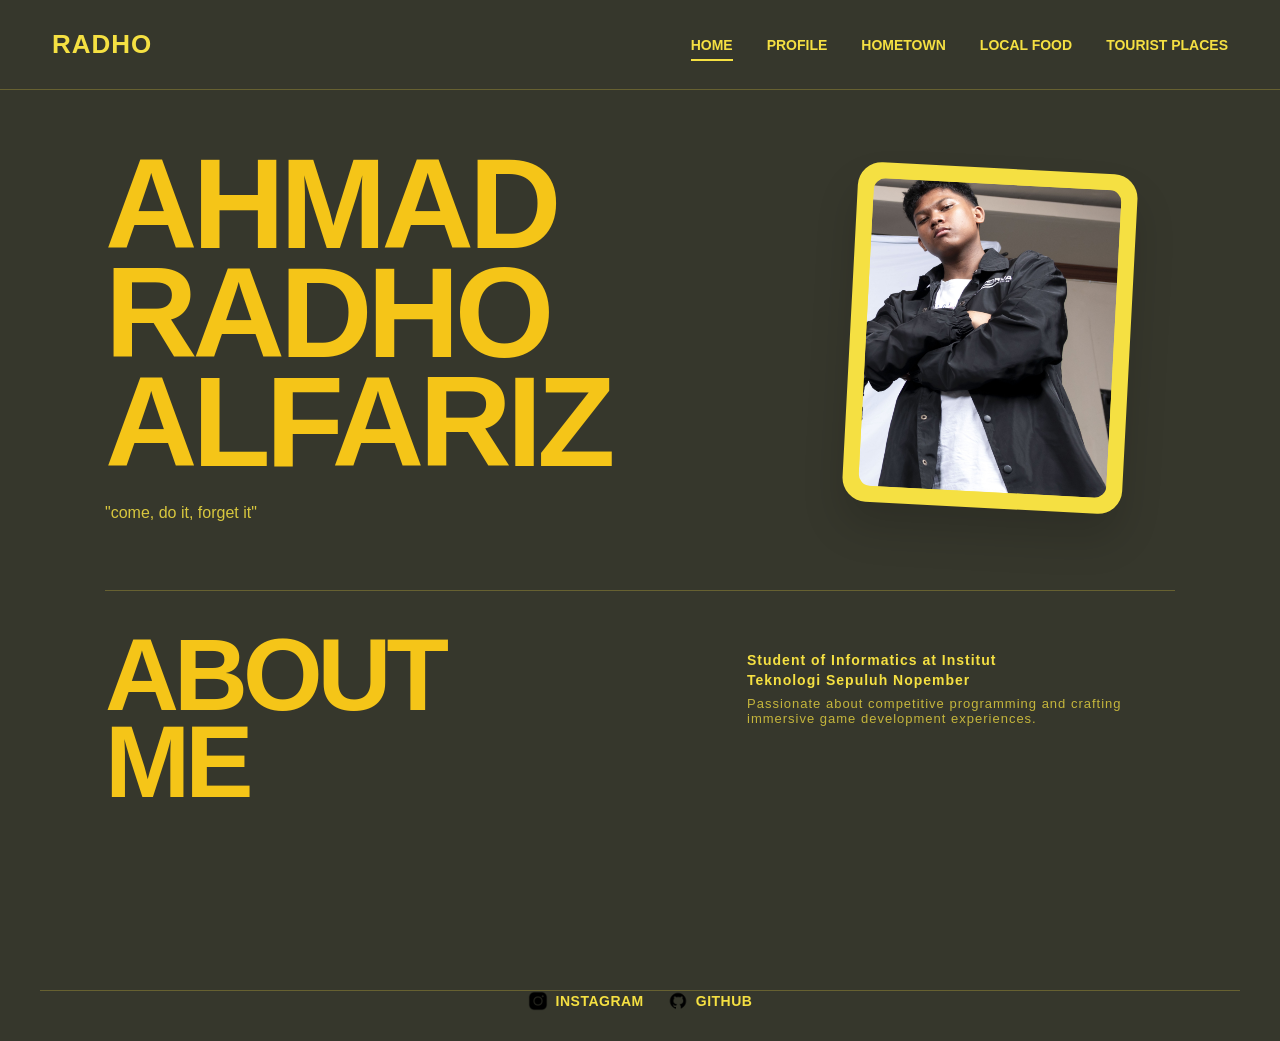
<file: PWeb/Quiz1/index.html>
<!DOCTYPE html>
<html lang="en">
<head>
    <meta charset="UTF-8">
    <meta name="viewport" content="width=device-width, initial-scale=1.0">
    <title>Homepage - Ahmad Radho Alfariz</title>
    <link rel="stylesheet" href="style.css">
</head>
<body>
    <header>
        <a href="index.html" class="logo">RADHO</a>
        <nav>
            <a href="index.html" class="active">HOME</a>
            <a href="profile/index.html">PROFILE</a>
            <a href="hometown/index.html">HOMETOWN</a>
            <a href="food/index.html">LOCAL FOOD</a>
            <a href="tourist/index.html">TOURIST PLACES</a>
        </nav>
    </header>
    <main>
        <section class="hero">
            <div class="hero-left">
                <h1 class="editorial-title">
                    AHMAD<br>RADHO<br>ALFARIZ
                </h1>
                <p class="hero-description">
                    "come, do it, forget it"
                </p>
            </div>
            <div class="hero-right">
                <div class="hero-image">
                    <img src="assets/radho-2.jpg" alt="Ahmad Radho Alfariz">
                </div>
            </div>
        </section>
        <div class="section-line"></div>
        <section class="about-section">
            <div>
                <h2 class="editorial-title">
                    ABOUT<br>ME
                </h2>
            </div>
            <div class="about-text">
                <h3>
                    Student of Informatics at Institut Teknologi Sepuluh Nopember
                </h3>
                <p>
                    Passionate about competitive programming and crafting immersive game development experiences.
                </p>
            </div>
        </section>
    </main>
    <footer>
    <div class="section-line"></div>
        <div class="contact-header">
            <div class="contact-links">
                <a href="https://www.instagram.com/rlmian?utm_source=qr&stkn=NGRvZHA3dWRhOGU2" class="social-link-inline" target="_blank">
                    <img src="assets/instagram.png" alt="Instagram">
                    <span>Instagram</span>
                </a>
                <a href="https://github.com/ahmadradhoa/" class="social-link-inline" target="_blank">
                    <img src="assets/github.png" alt="GitHub">
                    <span>GitHub</span>
                </a>
            </div>
        </div>
    </footer>
</body>
</html>
</file>
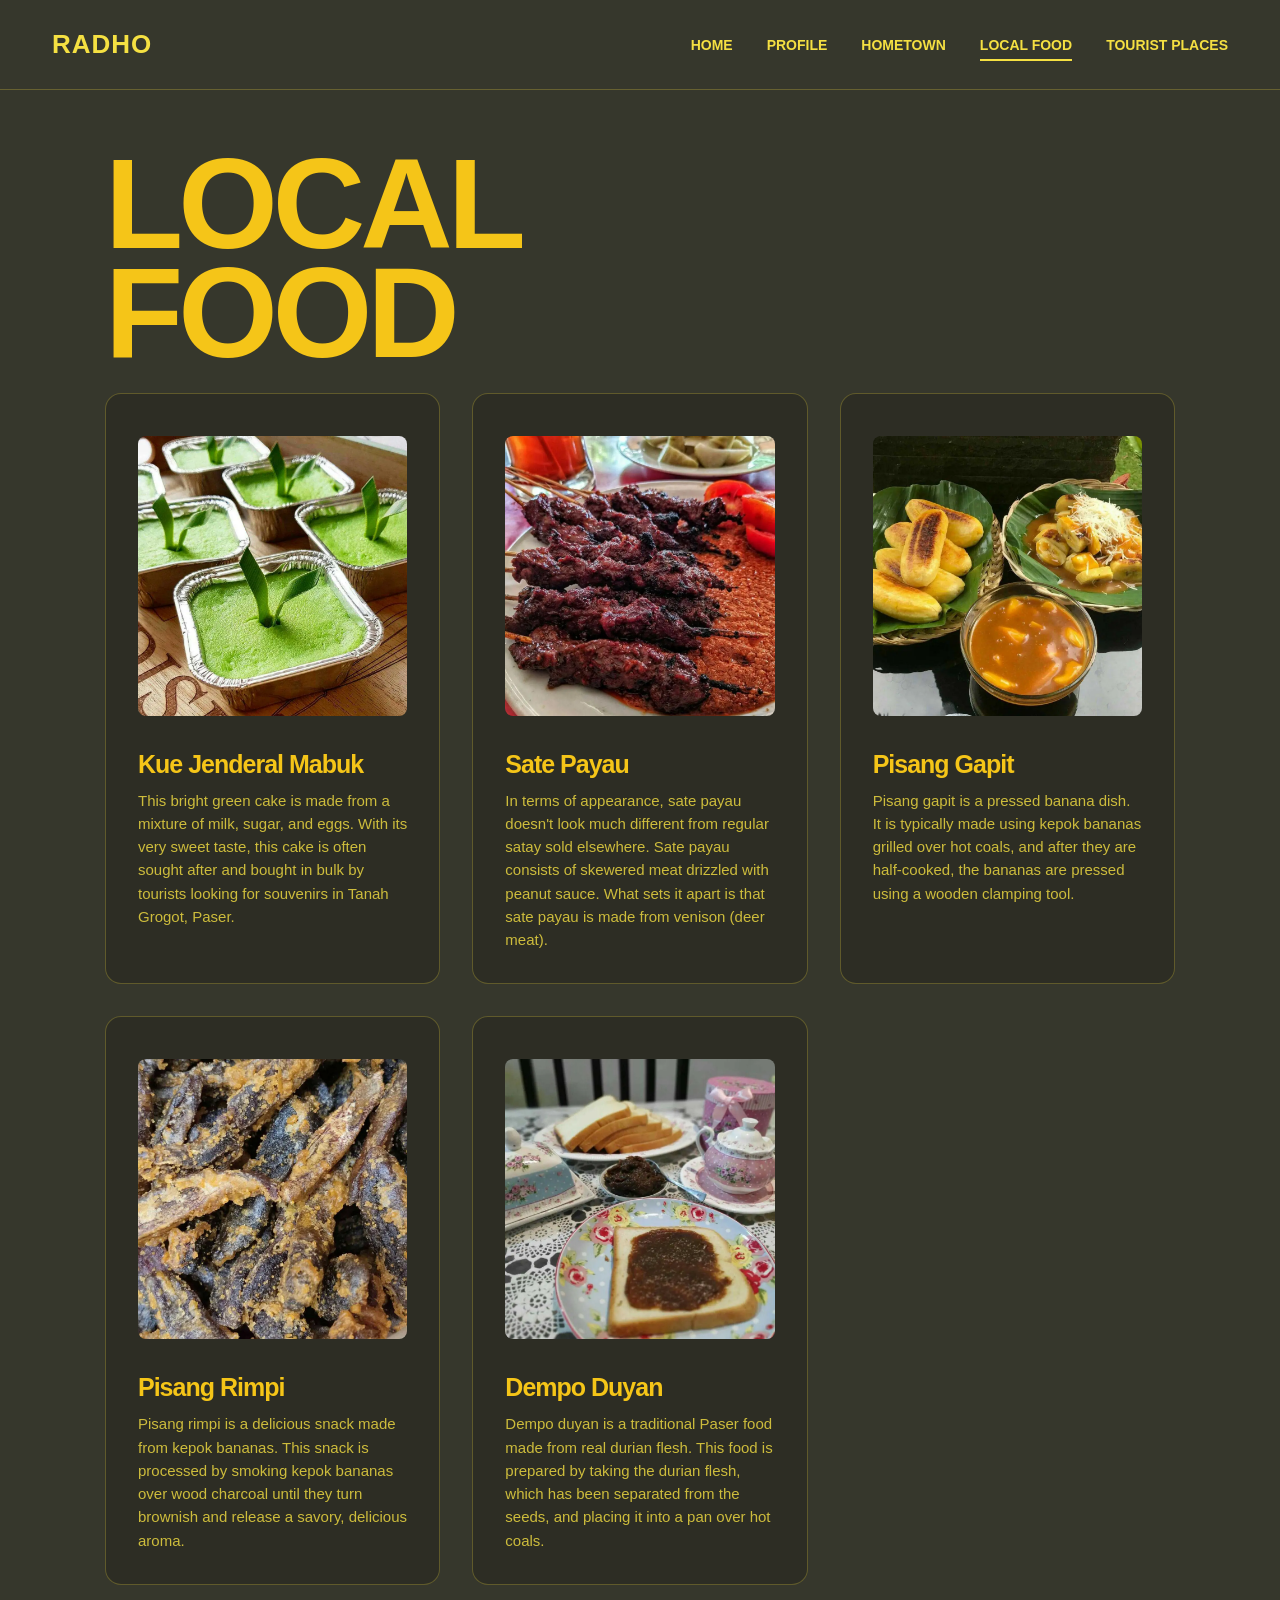
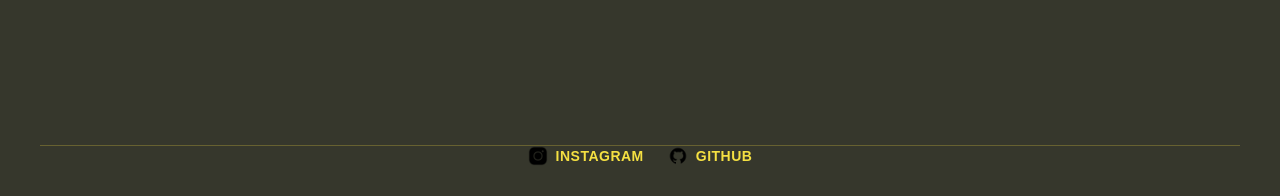
<file: PWeb/Quiz1/food/index.html>
<!DOCTYPE html>
<html lang="en">
<head>
    <meta charset="UTF-8">
    <meta name="viewport" content="width=device-width, initial-scale=1.0">
    <title>Local Food</title>
    <link rel="stylesheet" href="../style.css">
</head>
<body>
    <header>
        <a href="../index.html" class="logo">RADHO</a>
        <nav>
            <a href="../index.html">Home</a>
            <a href="../profile/index.html">Profile</a>
            <a href="../hometown/index.html">Hometown</a>
            <a href="index.html" class="active">Local Food</a>
            <a href="../tourist/index.html">Tourist Places</a>
        </nav>
    </header>
    <main>
        <section class="food-section">
            <h1 class="editorial-title">Local<br>Food</h1>
            <div class="card-grid">
                <div class="editorial-card">
                    <div class="food-image">
                        <img src="../assets/Kue-Jendral-Mabuk.png" alt="Kue Jenderal Mabuk" class="food-img-tall">
                    </div>
                    <div class="food-content">
                        <h3 class="card-title">Kue Jenderal Mabuk</h3>
                        <p class="card-desc">
                            This bright green cake is made from a mixture of milk, sugar, and eggs. With its very sweet taste, this cake is often sought after and bought in bulk by tourists looking for souvenirs in Tanah Grogot, Paser.
                        </p>
                    </div>
                </div>
                <div class="editorial-card">
                    <div class="food-image">
                        <img src="../assets/sate-payau.png" alt="Sate Payau" class="food-img-tall">
                    </div>
                    <div class="food-content">
                        <h3 class="card-title">Sate Payau</h3>
                        <p class="card-desc">
                            In terms of appearance, sate payau doesn't look much different from regular satay sold elsewhere. Sate payau consists of skewered meat drizzled with peanut sauce. What sets it apart is that sate payau is made from venison (deer meat).
                        </p>
                    </div>
                </div>
                <div class="editorial-card">
                    <div class="food-image">
                        <img src="../assets/pisang-gapit.png" alt="pisang-gapit" class="food-img-tall">
                    </div>
                    <div class="food-content">
                        <h3 class="card-title">Pisang Gapit</h3>
                        <p class="card-desc">
                            Pisang gapit is a pressed banana dish. It is typically made using kepok bananas grilled over hot coals, and after they are half-cooked, the bananas are pressed using a wooden clamping tool.
                        </p>
                    </div>
                </div>
                <div class="editorial-card">
                    <div class="food-image">
                        <img src="../assets/pisang-rimpi.png" alt="pisang-rimpi" class="food-img-tall">
                    </div>
                    <div class="food-content">
                        <h3 class="card-title">Pisang Rimpi</h3>
                        <p class="card-desc">
                            Pisang rimpi is a delicious snack made from kepok bananas. This snack is processed by smoking kepok bananas over wood charcoal until they turn brownish and release a savory, delicious aroma.
                        </p>
                    </div>
                </div>
                <div class="editorial-card">
                    <div class="food-image">
                        <img src="../assets/dempo-duyan.png" alt="dempo duyan" class="food-img-tall">
                    </div>
                    <div class="food-content">
                        <h3 class="card-title">Dempo Duyan</h3>
                        <p class="card-desc">
                            Dempo duyan is a traditional Paser food made from real durian flesh. This food is prepared by taking the durian flesh, which has been separated from the seeds, and placing it into a pan over hot coals.
                        </p>
                    </div>
                </div>
            </div>
        </section>
    </main>
    <footer>
        <div class="section-line"></div>
        <div class="contact-header">
            <div class="contact-links">
                <a href="https://www.instagram.com/rlmian?utm_source=qr&stkn=NGRvZHA3dWRhOGU2" class="social-link-inline" target="_blank">
                    <img src="../assets/instagram.png" alt="Instagram">
                    <span>Instagram</span>
                </a>
                <a href="https://github.com/ahmadradhoa/" class="social-link-inline" target="_blank">
                    <img src="../assets/github.png" alt="GitHub">
                    <span>GitHub</span>
                </a>
            </div>
        </div>
    </footer>
</body>
</html>
</file>
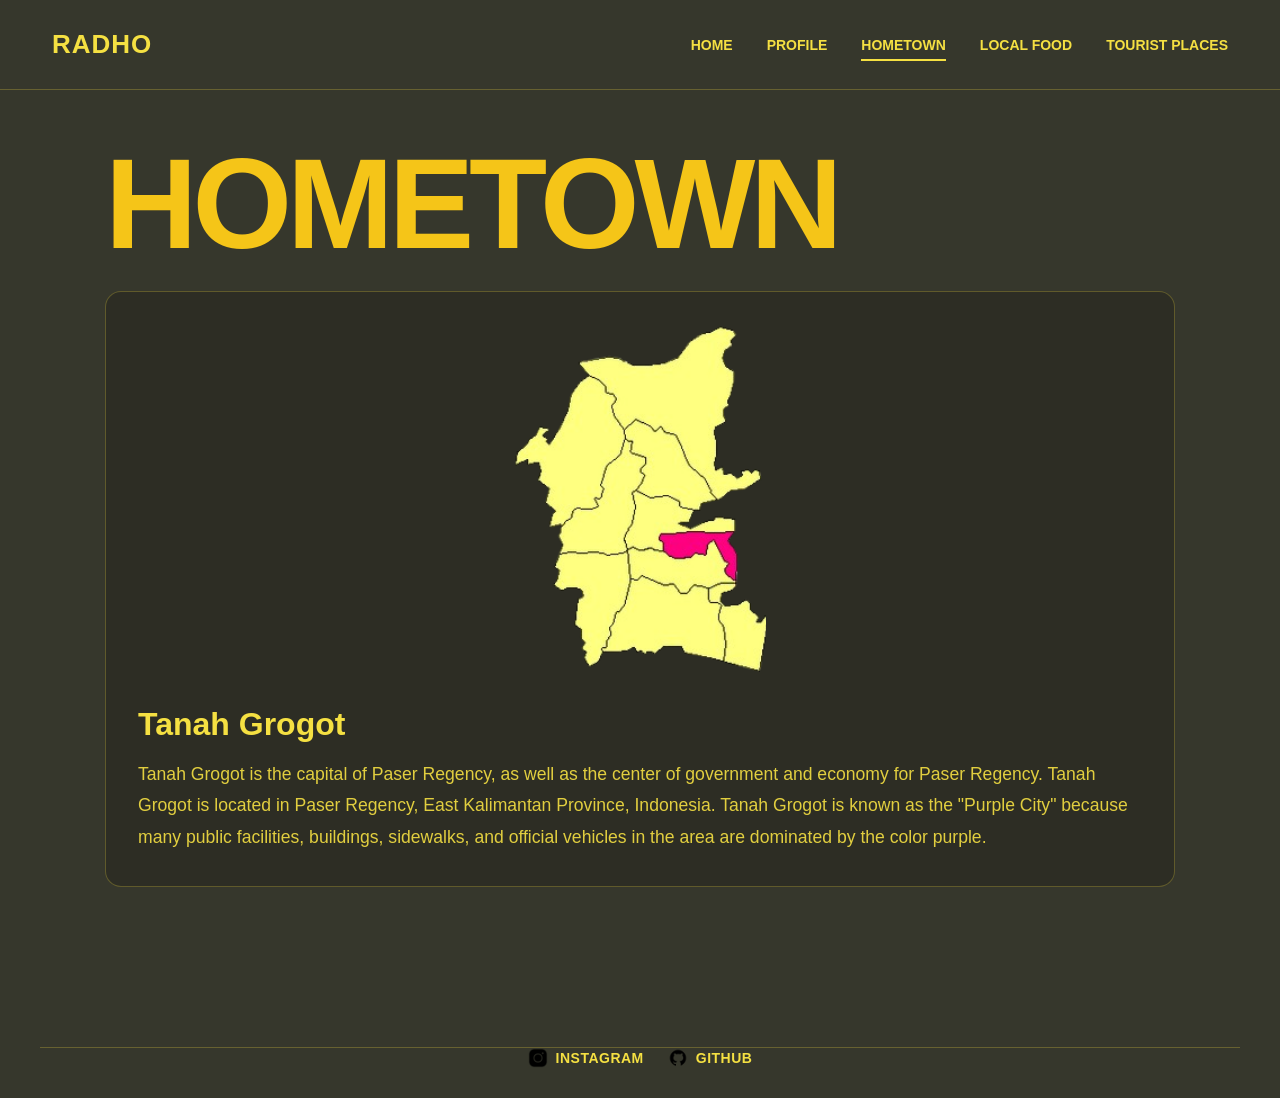
<file: PWeb/Quiz1/hometown/index.html>
<!DOCTYPE html>
<html lang="en">
<head>
    <meta charset="UTF-8">
    <meta name="viewport" content="width=device-width, initial-scale=1.0">
    <title>Hometown</title>
    <link rel="stylesheet" href="../style.css">
</head>
<body>
    <header>
        <a href="../index.html" class="logo">RADHO</a>
        <nav>
            <a href="../index.html">Home</a>
            <a href="../profile/index.html">Profile</a>
            <a href="index.html" class="active">Hometown</a>
            <a href="../food/index.html">Local Food</a>
            <a href="../tourist/index.html">Tourist Places</a>
        </nav>
    </header>
    <main> 
        <section class="hometown-section">
            <h1 class="editorial-title">
                Hometown
            </h1>
            <div class="hometown-card editorial-card">
                <div class="hometown-image">
                    <img src="../assets/tanah-grogot.png" alt="Tanah Grogot">
                </div>
                <div class="hometown-content">
                    <h2>
                        Tanah Grogot
                    </h2>
                    <p>
                        Tanah Grogot is the capital of Paser Regency, as well as the center of government and economy for Paser Regency. Tanah Grogot is located in Paser Regency, East Kalimantan Province, Indonesia. Tanah Grogot is known as the "Purple City" because many public facilities, buildings, sidewalks, and official vehicles in the area are dominated by the color purple.
                    </p>
                </div>
            </div>
        </section>
    </main>
    <footer>
                <div class="section-line"></div>
        <div class="contact-header">
            <div class="contact-links">
                <a href="https://www.instagram.com/rlmian?utm_source=qr&stkn=NGRvZHA3dWRhOGU2" class="social-link-inline" target="_blank">
                    <img src="../assets/instagram.png" alt="Instagram">
                    <span>Instagram</span>
                </a>
                <a href="https://github.com/ahmadradhoa/" class="social-link-inline" target="_blank">
                    <img src="../assets/github.png" alt="GitHub">
                    <span>GitHub</span>
                </a>
            </div>
        </div>
    </footer>
</body>
</html>
</file>
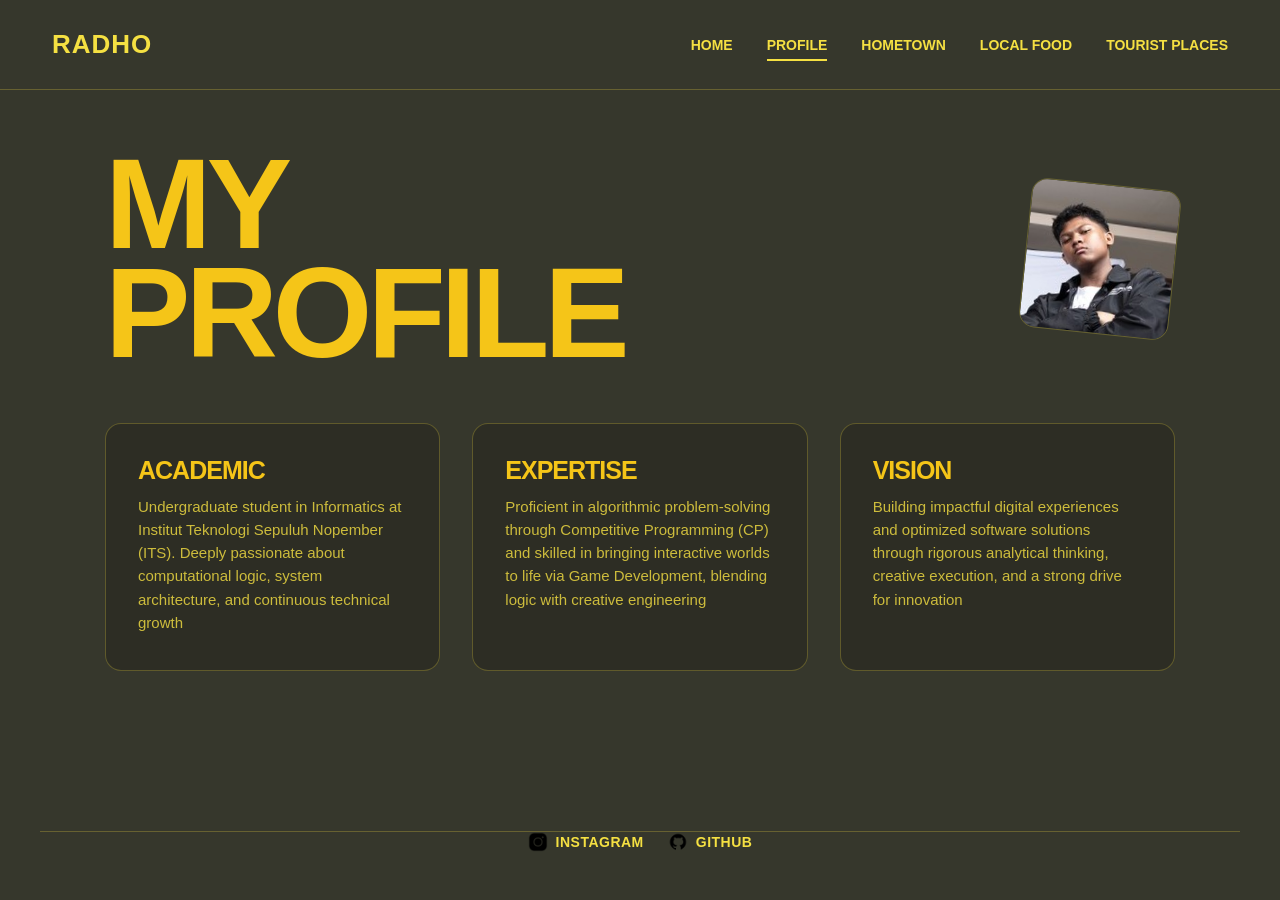
<file: PWeb/Quiz1/profile/index.html>
<!DOCTYPE html>
<html lang="en">
<head>
    <meta charset="UTF-8">
    <meta name="viewport" content="width=device-width, initial-scale=1.0">
    <title>Profile</title>
    <link rel="stylesheet" href="../style.css">
</head>
<body>
    <header>
        <a href="../index.html" class="logo">RADHO</a>
        <nav>
            <a href="../index.html">Home</a>
            <a href="index.html" class="active">Profile</a>
            <a href="../hometown/index.html">Hometown</a>
            <a href="../food/index.html">Local Food</a>
            <a href="../tourist/index.html">Tourist Places</a>
        </nav>
    </header>
    <main>
        <section class="profile-section">
            <div class="profile-header-container">
                <div class="profile-title-wrapper">
                    <h1 class="editorial-title">MY<br>PROFILE</h1>
                </div>
                <div class="profile-photo">
                    <img src="../assets/radho.jpg" alt="Ahmad Radho Alfariz">
                </div>
            </div>
            <div class="card-grid">
                <div class="editorial-card">
                    <h3>
                        ACADEMIC
                    </h3>
                    <p>
                        Undergraduate student in Informatics at Institut Teknologi Sepuluh Nopember (ITS). Deeply passionate about computational logic, system architecture, and continuous technical growth
                    </p>
                </div>
                <div class="editorial-card">
                    <h3>
                        EXPERTISE
                    </h3>
                    <p>
                        Proficient in algorithmic problem-solving through Competitive Programming (CP) and skilled in bringing interactive worlds to life via Game Development, blending logic with creative engineering
                    </p>
                </div>
                <div class="editorial-card">
                    <h3>
                        VISION
                    </h3>
                    <p>
                        Building impactful digital experiences and optimized software solutions through rigorous analytical thinking, creative execution, and a strong drive for innovation
                    </p>
                </div>
            </div>
        </section>
    </main>
    <footer>
        <div class="section-line"></div>
        <div class="contact-header">
            <div class="contact-links">
                <a href="https://www.instagram.com/rlmian?utm_source=qr&stkn=NGRvZHA3dWRhOGU2" class="social-link-inline" target="_blank">
                    <img src="../assets/instagram.png" alt="Instagram">
                    <span>Instagram</span>
                </a>
                <a href="https://github.com/ahmadradhoa/" class="social-link-inline" target="_blank">
                    <img src="../assets/github.png" alt="GitHub">
                    <span>GitHub</span>
                </a>
            </div>
        </div>
    </footer>
</body>
</html>
</file>
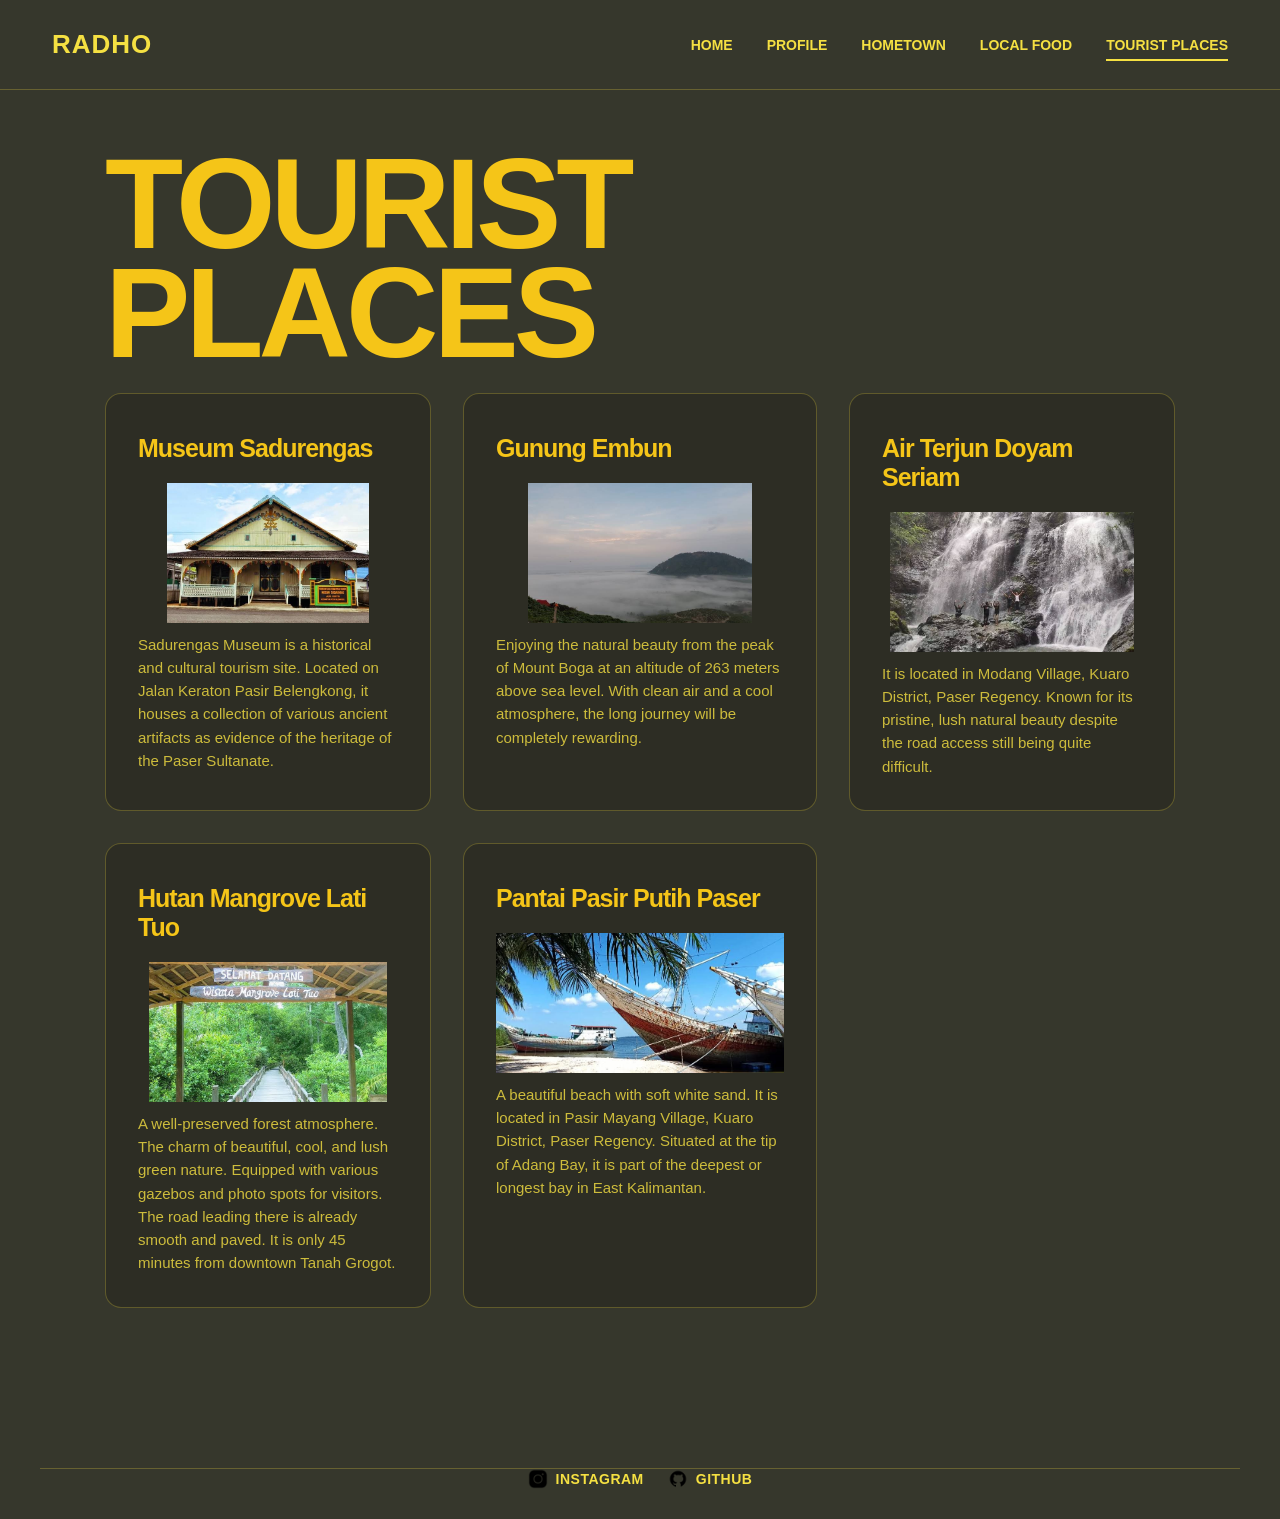
<file: PWeb/Quiz1/tourist/index.html>
<!DOCTYPE html>
<html lang="en">
<head>
    <meta charset="UTF-8">
    <meta name="viewport" content="width=device-width, initial-scale=1.0">
    <title>Tourist Places</title>
    <link rel="stylesheet" href="../style.css">
</head>
<body>
    <header>
        <a href="../index.html" class="logo">RADHO</a>
        <nav>
            <a href="../index.html">Home</a>
            <a href="../profile/index.html">Profile</a>
            <a href="../hometown/index.html">Hometown</a>
            <a href="../food/index.html">Local Food</a>
            <a href="index.html" class="active">Tourist Places</a>
        </nav>
    </header>
    <main>
        <section class="tourist-section">
            <h1 class="editorial-title">Tourist<br>Places</h1>
            
            <div class="card-grid">
                <div class="editorial-card">
                    <h3 class="card-title">Museum Sadurengas</h3>
                    <div class="destination-image">
                        <img src="../assets/museum.jpeg" alt="Museum Sadurengas" class="destination-img-tall">
                    </div>
                    <p class="card-desc">
                        Sadurengas Museum is a historical and cultural tourism site. Located on Jalan Keraton Pasir Belengkong, it houses a collection of various ancient artifacts as evidence of the heritage of the Paser Sultanate.
                    </p>
                </div>
                <div class="editorial-card">
                    <h3 class="card-title">Gunung Embun</h3>
                    <div class="destination-image">
                        <img src="../assets/gunung-embun.png" alt="Gunung Embun" class="destination-img-tall">
                    </div>
                    <p class="card-desc">
                        Enjoying the natural beauty from the peak of Mount Boga at an altitude of 263 meters above sea level. With clean air and a cool atmosphere, the long journey will be completely rewarding.
                    </p>
                </div>
                <div class="editorial-card">
                    <h3 class="card-title">Air Terjun Doyam Seriam</h3>
                    <div class="destination-image">
                        <img src="../assets/doyam.png" alt="Air Terjun Doyam Seriam" class="destination-img-tall">
                    </div>
                    <p class="card-desc">
                        It is located in Modang Village, Kuaro District, Paser Regency. Known for its pristine, lush natural beauty despite the road access still being quite difficult.
                    </p>
                </div>
                <div class="editorial-card">
                    <h3 class="card-title">Hutan Mangrove Lati Tuo</h3>
                    <div class="destination-image">
                        <img src="../assets/hutan.png" alt="Hutan Mangrove Lati Tuo" class="destination-img-tall">
                    </div>
                    <p class="card-desc">
                        A well-preserved forest atmosphere. The charm of beautiful, cool, and lush green nature. Equipped with various gazebos and photo spots for visitors. The road leading there is already smooth and paved. It is only 45 minutes from downtown Tanah Grogot.
                    </p>
                </div>
                <div class="editorial-card">
                    <h3 class="card-title">Pantai Pasir Putih Paser</h3>
                    <div class="destination-image">
                        <img src="../assets/pantai.png" alt="Pantai Pasir Putih Paser" class="destination-img-tall">
                    </div>
                    <p class="card-desc">
                        A beautiful beach with soft white sand. It is located in Pasir Mayang Village, Kuaro District, Paser Regency. Situated at the tip of Adang Bay, it is part of the deepest or longest bay in East Kalimantan.
                    </p>
                </div>
            </div>
        </section>
    </main>
    <footer>
        <div class="section-line"></div>
        <div class="contact-header">
            <div class="contact-links">
                <a href="https://www.instagram.com/rlmian?utm_source=qr&stkn=NGRvZHA3dWRhOGU2" class="social-link-inline" target="_blank">
                    <img src="../assets/instagram.png" alt="Instagram">
                    <span>Instagram</span>
                </a>
                <a href="https://github.com/ahmadradhoa/" class="social-link-inline" target="_blank">
                    <img src="../assets/github.png" alt="GitHub">
                    <span>GitHub</span>
                </a>
            </div>
        </div>
    </footer>
</body>
</html>
</file>
<file: PWeb/Quiz1/style.css>
* {
    margin: 0;
    padding: 0;
    box-sizing: border-box;
}

body {
    background: #36372c;
    color: #f5e042;
    font-family: Arial, Helvetica, sans-serif;
}

header {
    height: 90px;
    padding: 0 52px;
    display: flex;
    align-items: center;
    justify-content: space-between;
    border-bottom: 1px solid rgba(245, 224, 66, 0.25);
}

.logo {
    color: #f5e042;
    text-decoration: none;
    font-size: 26px;
    font-weight: 900;
    letter-spacing: 1px;
}

nav {
    display: flex;
    align-items: center;
    gap: 34px;
}

nav a {
    color: #f5e042;
    text-decoration: none;
    font-size: 14px;
    font-weight: 700;
    text-transform: uppercase;
    position: relative;
}

nav a:hover {
    opacity: 0.7;
}

nav a.active::after {
    content: "";
    position: absolute;
    left: 0;
    right: 0;
    bottom: -8px;
    height: 2px;
    background: #f5e042;
}

.explore-btn {
    background: #f5c518;
    color: #25261f;
    text-decoration: none;
    padding: 12px 22px;
    border-radius: 30px;
    font-size: 12px;
    font-weight: 800;
    letter-spacing: 1px;
    display: flex;
    align-items: center;
    gap: 10px;
}

.explore-btn span {
    font-size: 18px;
}

main {
    max-width: 1150px;
    margin: 0 auto;
    padding: 60px 40px;
}

.hero {
    display: grid;
    grid-template-columns: 1.7fr 1fr;
    gap: 70px;
    align-items: center;
    min-height: 370px;
}

.editorial-title {
    font-size: clamp(5rem, 10vw, 9rem);
    line-height: 0.85;
    font-weight: 900;
    letter-spacing: -5px;
    text-transform: uppercase;
    color: #f5c518;
    margin-bottom: 25px;
}

.hero-description {
    max-width: 430px;
    color: rgba(245, 224, 66, 0.85);
    font-size: 16px;
    line-height: 1.5;
    font-weight: 400;
}

.hero-right {
    display: flex;
    justify-content: center;
    align-items: center;
}

.hero-image {
    width: 280px;
    height: 340px;
    background: #f5e042;
    border-radius: 24px;
    padding: 16px;
    display: flex;
    align-items: center;
    justify-content: center;
    transform: rotate(3deg);
    box-shadow: 0 25px 40px rgba(0, 0, 0, 0.15);
    overflow: hidden;
}

.hero-image img {
    width: 100%;
    height: 100%;
    object-fit: cover;
    border-radius: 12px;
    display: block;
}

.hero-image span {
    color: #222;
    font-size: 42px;
    font-weight: 700;
    transform: rotate(-3deg);
}

.section-line {
    margin-top: 65px;
    border-top: 1px solid rgba(245, 224, 66, 0.25);
}

.about-section {
    margin-top: 40px;
    display: grid;
    grid-template-columns: 1.5fr 1fr;
    align-items: start;
}

.about-section .editorial-title {
    font-size: clamp(4rem, 8vw, 7rem);
}

.about-text {
    padding-top: 20px;
}

.about-text h3 {
    font-size: 14px;
    line-height: 1.4;
    letter-spacing: 1px;
    max-width: 300px;
}

.about-text p {
    margin-top: 5px;
    font-size: 13px;
    letter-spacing: 1px;
    color: rgba(245, 224, 66, 0.75);
}

@media (max-width: 900px) {
    header {
        padding: 0 25px;
    }
    nav {
        gap: 15px;
    }
    nav a {
        font-size: 11px;
    }
    .hero {
        grid-template-columns: 1fr;
    }
    .hero-right {
        justify-content: flex-start;
    }
    .hero-image {
        width: 280px;
        height: 280px;
    }
    .about-section {
        grid-template-columns: 1fr;
    }
}

@media (max-width: 600px) {
    header {
        height: auto;
        padding: 25px;
        flex-direction: column;
        gap: 20px;
    }
    nav {
        flex-wrap: wrap;
        justify-content: center;
    }
    main {
        padding: 40px 25px;
    }
    .review-badge {
        font-size: 10px;
    }
    .editorial-title {
        font-size: 4.5rem;
    }
}

footer {
    margin-top: 100px;
    padding: 0 40px 30px;
}

.contact-header {
    display: flex;
    align-items: center;
    justify-content: center;
    flex-wrap: wrap;
    gap: 20px;
}

.contact-links {
    display: flex;
    flex-direction: row;
    align-items: center;
    gap: 24px;
    background: transparent;
    border: none;
}

.social-link-inline {
    display: flex;
    align-items: center;
    gap: 8px;
    text-decoration: none;
    color: #f5e042;
    transition: 0.2s ease;
}

.social-link-inline img {
    width: 20px;
    height: 20px;
    object-fit: contain;
    transition: transform 0.2s ease;
}

.social-link-inline span {
    font-size: 14px;
    font-weight: 700;
    text-transform: uppercase;
    letter-spacing: 0.5px;
}

.social-link-inline:hover {
    color: #fff;
    opacity: 0.85;
}

.social-link-inline:hover img {
    transform: scale(1.1);
}

.contact-link:first-child {
    border-top: 1px solid rgba(245, 224, 66, 0.2);
}

.contact-link span:last-child {
    font-size: 24px;
    transition: transform 0.2s;
}

.contact-link:hover {
    padding-left: 10px;
}

.contact-link:hover span:last-child {
    transform: translate(5px, -5px);
}

.footer-bottom {
    max-width: 1150px;
    margin: 25px auto 0;
    display: flex;
    justify-content: space-between;
    color: rgba(245, 224, 66, 0.55);
    font-size: 11px;
    letter-spacing: 1px;
}

.profile-section {
    width: 100%;
}

.profile-title {
    margin-bottom: 55px;
}

.card-grid {
    display: grid;
    grid-template-columns: repeat(3, 1fr);
    gap: 32px;
}

.profile-header-container {
    display: flex;
    justify-content: space-between;
    align-items: center;
    margin-bottom: 55px;
    flex-wrap: wrap;
    gap: 30px;
}

.profile-header-container .editorial-title {
    margin-bottom: 0;
}

.profile-photo {
    width: 150px;
    height: 150px;
    border-radius: 16px;
    overflow: hidden;
    border: 1px solid rgba(245, 224, 66, 0.25);
    flex-shrink: 0;
    transform: rotate(6deg);
    transition: transform 0.3s ease;
}

.profile-photo:hover {
    transform: rotate(0deg) scale(1.05); 
}

.profile-photo img {
    width: 100%;
    height: 100%;
    object-fit: cover;
    display: block;
}

.editorial-card {
    min-height: 248px;
    padding: 32px;
    background: rgba(30, 31, 25, 0.35);
    border: 1px solid rgba(245, 224, 66, 0.25);
    border-radius: 16px;
    display: flex;
    flex-direction: column;
    transition: 0.25s ease;
}

.editorial-card:hover {
    transform: translateY(-5px);
    border-color: rgba(245, 224, 66, 0.55);
    background: rgba(30, 31, 25, 0.5);
}

.card-icon {
    width: 34px;
    height: 34px;
    margin-bottom: 22px;
    display: flex;
    align-items: center;
    justify-content: center;
    color: #f5c518;
    font-size: 27px;
    font-weight: 900;
}

.editorial-card h3 {
    margin-bottom: 10px;
    color: #f5c518;
    font-size: 25px;
    font-weight: 900;
    letter-spacing: -1px;
}

.editorial-card p {
    color: rgba(245, 224, 66, 0.8);
    font-size: 15px;
    line-height: 1.55;
    margin: 0;
}

@media (max-width: 900px) {
    .card-grid {
        grid-template-columns: 1fr 1fr;
    }
}

@media (max-width: 600px) {
    .card-grid {
        grid-template-columns: 1fr;
    }
    .profile-title {
        margin-bottom: 35px;
    }
}

.hometown-card {
    margin-top: 2rem;
    display: flex;
    gap: 2rem;
    align-items: center;
}

.hometown-image {
    width: 25%;
    overflow: hidden;
}

.hometown-image img {
    width: 100%;
    height: 350px;
    object-fit: cover;
    display: block;
}

.hometown-content {
    flex: 1;
}

.hometown-content h2 {
    font-size: 2rem;
    margin-bottom: 1rem;
}

.hometown-content p {
    font-size: 1.1rem;
    color: rgba(245, 224, 66, 0.9);
    line-height: 1.8;
    font-weight: 300;
}

@media (max-width: 768px) {
    .hometown-card {
    flex-direction: column;
    }
    .hometown-image {
        width: 100%;
    }
    .hometown-image img {
        height: 250px;
    }
}

.destination-image, 
.food-image {
    display: flex;
    justify-content: center;
    align-items: center;
    width: 100%;
    margin: 10px 0;
}

.food-image img {
    width: 100%;
    object-fit: cover;
    border-radius: 8px;
    display: block;
    margin-bottom: 1rem;
}

.food-img-short {
    height: 200px;
}

.food-img-tall {
    height: 280px;
}

.desination-image img {
    display: block;
    max-width: 100%;
    object-fit: cover;
    border-radius: 8px;
}

.destinationn-img-short {
    height: 200px;
}

.destination-img-tall {
    height: 140px;
}

.card-title {
    font-size: 1.8rem;
    margin-top: 0.5rem;
    margin-bottom: 1rem;
    color: #f5e042;
}

.card-desc {
    color: rgba(245, 224, 66, 0.8);
    font-size: 0.95rem;
    line-height: 1.5;
}

@media screen and (max-width: 768px) {
    body {
        padding: 0 16px;
    }
    .hero {
        grid-template-columns: 1fr;
        gap: 40px;
        text-align: center;
        min-height: auto;
        padding: 20px 0;
    }
    .editorial-title {
        font-size: clamp(3rem, 12vw, 4.5rem);
        letter-spacing: -2px;
    }
    .hero-description {
        margin: 0 auto;
    }
    .hero-image {
        width: 220px;
        height: 270px;
        margin: 0 auto;
    }
    .card-grid {
        grid-template-columns: 1fr;
        gap: 20px;
    }
    body, html {
        overflow-x: hidden;
        width: 100%;
        max-width: 100%;
        margin: 0;
        padding: 0;
    }
    header {
        display: flex;
        flex-direction: column;
        align-items: center;
        gap: 15px;
        padding: 20px 15px;
    }
    header nav {
        display: flex;
        flex-wrap: wrap;
        justify-content: center;
        gap: 10px 16px;
        width: 100%;
    }
    header nav a {
        font-size: 13px;
        letter-spacing: 0.5px;
    }
    .editorial-title {
        font-size: clamp(2.8rem, 10vw, 4rem);
        letter-spacing: -1px;
        word-break: break-word;
    }
    .card-grid {
        grid-template-columns: 1fr;
        gap: 20px;
        width: 100%;
        padding: 0 10px;
        box-sizing: border-box;
    }
    .editorial-card {
        width: 100%;
        box-sizing: border-box;
        padding: 20px;
    }
    .hometown-card, .editorial-card {
        width: 100%;
        max-width: 100%;
        box-sizing: border-box;
        margin: 0 auto 20px auto;
        padding: 15px;
    }
    .hometown-card img,
    .hometown-image img,
    .editorial-card img {
        width: 100%;
        height: auto;
        max-height: 200px;
        object-fit: contain;
        display: block;
        margin: 0 auto;
    }
    .editorial-card img, 
    .food-image img, 
    .destination-image img {
        width: 100%;
        height: auto;
        max-height: 250px;
        object-fit: cover;
    }
    .contact-header {
        flex-direction: column;
        gap: 15px;
        text-align: center;
    }
}
</file>
